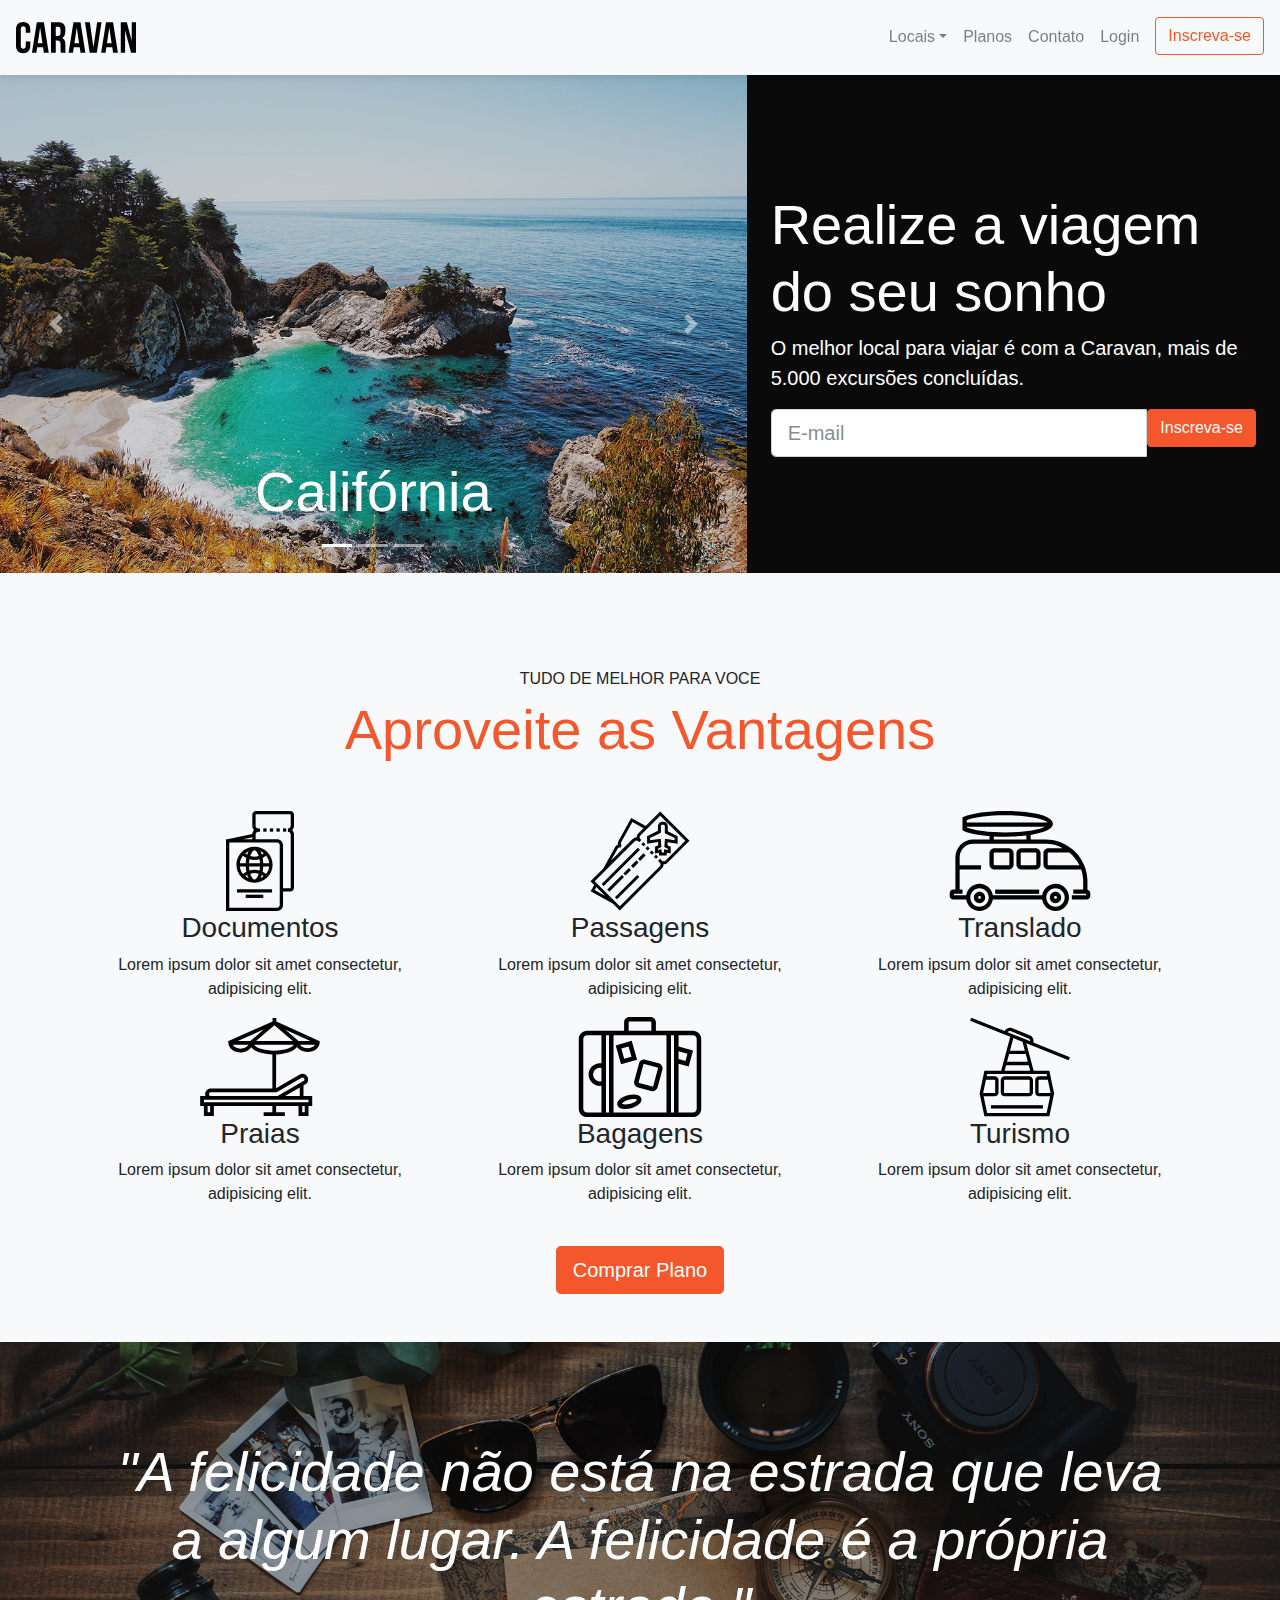
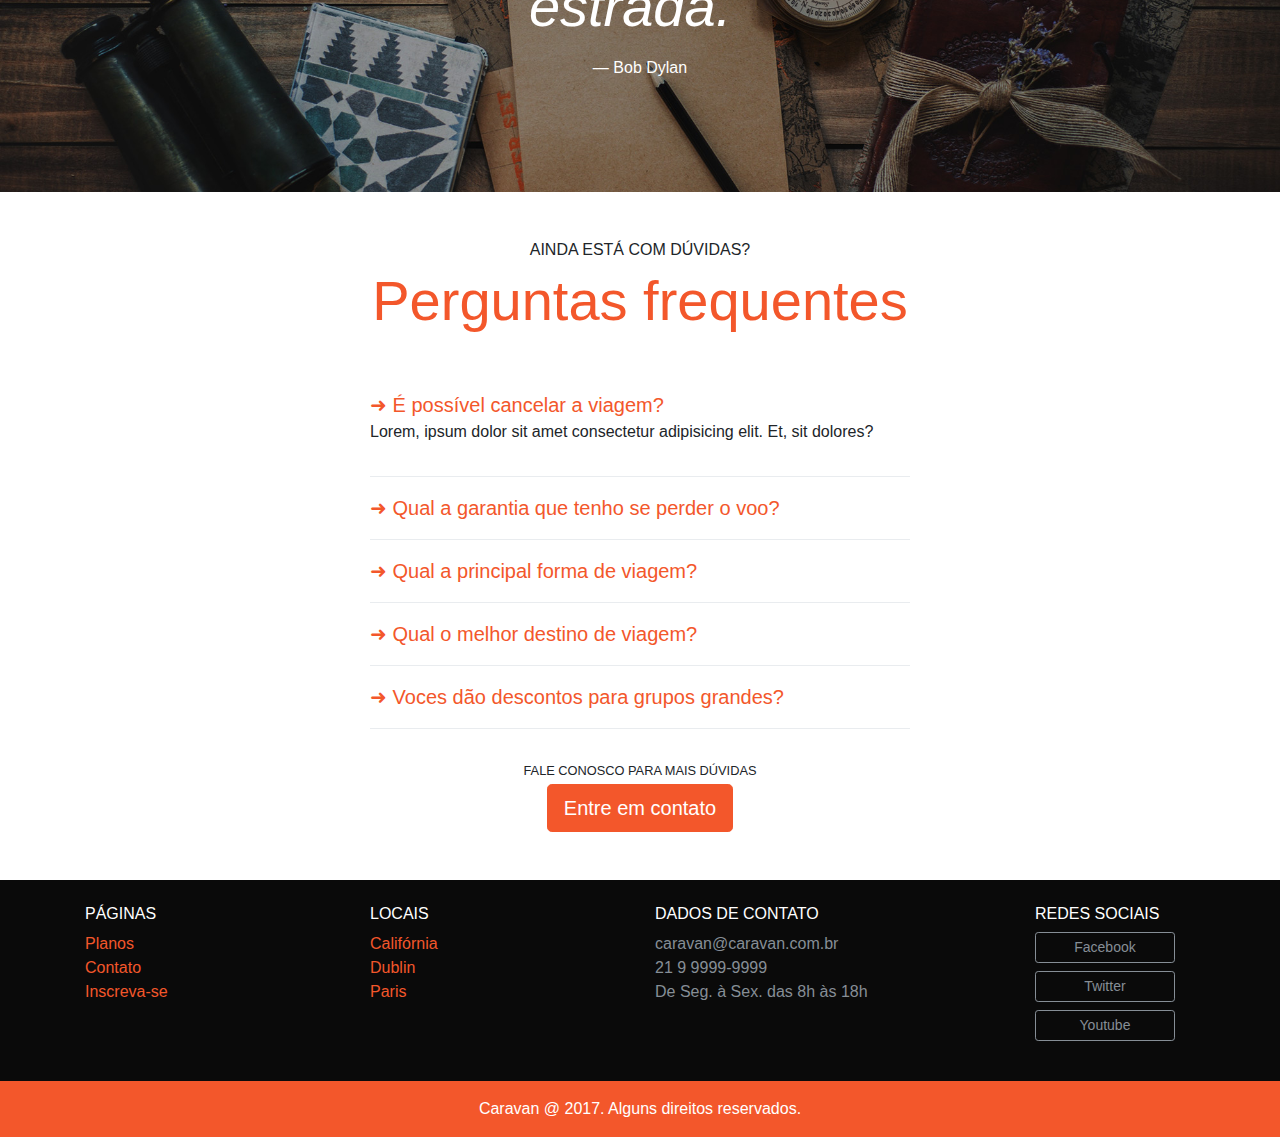
<file: index.html>
<!DOCTYPE html>
<html lang="pt-br">
  <head>
    <meta charset="UTF-8" />
    <meta
      name="viewport"
      content="width=device-width, initial-scale=1.0, shrink-to-fit=no"
    />
    <link rel="stylesheet" href="css/bootstrap.css" />
    <link rel="stylesheet" href="css/style.css" />
    <title>Caravan</title>
  </head>
  <body>

    <!--  Modal  -->
    <div class="modal fade" id="modalLogin" tabindex="-1" role="dialog" aria-labelledby="LoginModalTitulo" aria-hidden="true">
      <div class="modal-dialog" role="document">
        <div class="modal-content">
          <div class="modal-header">
            <h5 class="modal-title" id="LoginModalTitulo">Entre na sua conta</h5>
            <button type="button" class="btn-close" data-dismiss="modal" aria-label="Close">&times;</button>
          </div>
          <div class="modal-body">
            <form>
              <div class="mb-3">
                <label for="loginEmail" class="form-label">E-mail</label>
                <input type="email" class="form-control" id="loginEmail">
              </div>
              <div class="mb-3">
                <label for="loginSenha" class="form-label">Senha</label>
                <input type="password" class="form-control" id="loginSenha">
              </div>
              <button type="submit" class="btn btn-primary">Entrar na Conta</button>
              <small class="form-text text-muted">Esqueceu a senha? <a href="#">Clique aqui.</a></small>
            </form>
          </div>          
        </div>
      </div>
    </div>

    <!-- Fim Modal -->

    <nav
      class="navbar fixed-top navbar-expand-md navbar-light bg-light py-3 box-shadow"
    >
      <a href="index.html" class="navbar-brand">
        <img src="css/img/caravan.svg" alt="Logo Caravan" />
      </a>

      <button
        class="navbar-toggler"
        type="button"
        data-toggle="collapse"
        data-target="#navbarSupportedContent"
        aria-controls="navbarSupportedContent"
        aria-expanded="false"
        aria-label="Abrir Navegação"
      >
        <span class="navbar-toggler-icon"></span>
      </button>

      <div class="collapse navbar-collapse" id="navbarSupportedContent">
        <ul class="navbar-nav ml-auto">
          <li class="nav-item dropdown">
            <a
              href="#"
              class="nav-link dropdown-toggle"
              id="navbarDropdown"
              role="button"
              data-toggle="dropdown"
              aria-haspopup="true"
              aria-expanded="false"
              >Locais</a
            >
            <div class="dropdown-menu" aria-labelledby="navbarDropdown">
              <a href="local.html" class="dropdown-item">Califórnia</a>
              <a href="local.html" class="dropdown-item">Paris</a>
              <a href="local.html" class="dropdown-item">Dublin</a>
            </div>
          </li>
          <li class="nav-item">
            <a href="planos.html" class="nav-link">Planos</a>
          </li>
          <li class="nav-item">
            <a href="contato.html" class="nav-link">Contato</a>
          </li>
          <li class="nav-item">
            <a href="#" class="nav-link" data-toggle="modal" data-target="#modalLogin">Login</a>
          </li>
          <li class="nav-item">
            <a href="inscricao.html" class="btn btn-outline-primary ml-md-2">Inscreva-se</a>
          </li>
        </ul>
      </div>
    </nav>

    <section class="container-fluid">
      <div class="row bg-dark text-white">
        <div class="col-lg-7 p-0">
          <div id="carouselCidades" class="carousel slide" data-ride="carousel">
            <ol class="carousel-indicators">
              <li
                data-target="#carouselCidades"
                data-slide-to="0"
                class="active"
              ></li>
              <li data-target="#carouselCidades" data-slide-to="1"></li>
              <li data-target="#carouselCidades" data-slide-to="2"></li>
            </ol>
            <div class="carousel-inner">
              <div class="carousel-item active">
                <img
                  src="css/img/california.jpg"
                  class="d-block w-100"
                  alt="Califórnia"
                />
                <div class="carousel-caption">
                  <h3 class="display-4">Califórnia</h3>
                </div>
              </div>
              <div class="carousel-item">
                <img
                  src="css/img/dublin.jpg"
                  class="d-block w-100"
                  alt="Dublin"
                />
                <div class="carousel-caption">
                  <h3 class="display-4">Dublin</h3>
                </div>
              </div>
              <div class="carousel-item">
                <img
                  src="css/img/paris.jpg"
                  class="d-block w-100"
                  alt="Paris"
                />
                <div class="carousel-caption">
                  <h3 class="display-4">Paris</h3>
                </div>
              </div>
            </div>
            <a
              class="carousel-control-prev"
              href="#carouselCidades"
              role="button"
              data-slide="prev"
            >
              <span
                class="carousel-control-prev-icon"
                aria-hidden="true"
              ></span>
              <span class="sr-only">Anterior</span>
            </a>
            <a
              class="carousel-control-next"
              href="#carouselCidades"
              role="button"
              data-slide="next"
            >
              <span
                class="carousel-control-next-icon"
                aria-hidden="true"
              ></span>
              <span class="sr-only">Próximo</span>
            </a>
          </div>
        </div>
        <div class="col-lg-5 p-4 align-self-center">
          <h1 class="display-4">Realize a viagem do seu sonho</h1>
          <p class="lead">
            O melhor local para viajar é com a Caravan, mais de 5.000 excursões
            concluídas.
          </p>
          <form action="">
            <div class="input-group input-group-lg">
              <input
                type="text"
                class="form-control"
                placeholder="E-mail"
                aria-label="Email"
              />
              <span class="input-group-append">
                <button class="btn btn-primary" type="button">
                  Inscreva-se
                </button>
              </span>
            </div>
          </form>
        </div>
      </div>
    </section>

    <section class="py-5 bg-light text-center">
      <div class="container">
        <div class="my-5">
          <span class="h6 d-block">TUDO DE MELHOR PARA VOCE</span>
          <h2 class="display-4 text-primary">Aproveite as Vantagens</h2>
        </div>
        <div class="row">
          <div class="col-xl-4 col-md-6">
            <div style="height: 100px;" class="d-flex justify-content-center">
              <img src="css/img/icones/passaporte.svg" alt="Passaporte">
            </div>
            <h3>Documentos</h3>
            <p>Lorem ipsum dolor sit amet consectetur, adipisicing elit. </p>
          </div>
          <div class="col-xl-4 col-md-6">
            <div style="height: 100px;" class="d-flex justify-content-center">
              <img src="css/img/icones/passagens.svg" alt="Passaporte">
              </div>
            <h3>Passagens</h3>
            <p>Lorem ipsum dolor sit amet consectetur, adipisicing elit. </p>
          </div>
          <div class="col-xl-4 col-md-6">
            <div style="height: 100px;" class="d-flex justify-content-center">
            <img src="css/img/icones/translado.svg" alt="Translado">
            </div>
            <h3>Translado</h3>
            <p>Lorem ipsum dolor sit amet consectetur, adipisicing elit. </p>
          </div>
          <div class="col-xl-4 col-md-6">
            <div style="height: 100px;" class="d-flex justify-content-center">
            <img src="css/img/icones/praias.svg" alt="Praias">
            </div>
            <h3>Praias</h3>
            <p>Lorem ipsum dolor sit amet consectetur, adipisicing elit. </p>
          </div>
          <div class="col-xl-4 col-md-6">
            <div style="height: 100px;" class="d-flex justify-content-center">
            <img src="css/img/icones/bagagens.svg" alt="Bagagens">
            </div>
            <h3>Bagagens</h3>
            <p>Lorem ipsum dolor sit amet consectetur, adipisicing elit. </p>
          </div>
          <div class="col-xl-4 col-md-6">
            <div style="height: 100px;" class="d-flex justify-content-center">
            <img src="css/img/icones/turismo.svg" alt="Turismo">
          </div>
            <h3>Turismo</h3>
            <p>Lorem ipsum dolor sit amet consectetur, adipisicing elit. </p>
          </div>          
        </div>        
          <a href="planos.html" class="btn btn-primary btn-lg mt-4">Comprar Plano</a>       
      </div>
      </div>
    </section>

    <section id="home-quote" class="p-md-5">
      <blockquote class="blockquote text-center text-white p-md-5 p-3"><p class="display-4"><em>
        "A felicidade não está na estrada que leva a algum lugar. A felicidade é a própria estrada."</em></p>
        <footer class="blockquote-footer text-white">Bob Dylan</footer>
      </blockquote>
    </section>

    <section class="container">
      <div class="my-5 text-center">
        <span class="h6 d-block">AINDA ESTÁ COM DÚVIDAS?</span>
        <h2 class="display-4 text-primary">Perguntas frequentes</h2>
      </div>
      <div class="row justify-content-center">
        <div class="col-md-6" id="perguntasFrequentes" data-children=".pergunta">
          <div class="pergunta py-2">
            <a href="#pergunta1" data-toggle="collapse" data-parent="#perguntasFrequentes" class="lead" aria-expanded="true" aria-controls="pergunta1">➜ É possível cancelar a viagem?</a>
            <div id="pergunta1" class="collapse show" role="tabpanel">
              <p>Lorem, ipsum dolor sit amet consectetur adipisicing elit. Et, sit dolores?</p>
            </div>
          </div>

          <div class="dropdown-divider"></div>

          <div class="pergunta py-2">
            <a href="#pergunta2" data-toggle="collapse" data-parent="#perguntasFrequentes" class="lead" aria-expanded="true" aria-controls="pergunta2 py-2">➜ Qual a garantia que tenho se perder o voo?</a>
            <div id="pergunta2" class="collapse" role="tabpanel">
              <p>Lorem, ipsum dolor sit amet consectetur adipisicing elit. Et, sit dolores?</p>
            </div>
          </div>

          <div class="dropdown-divider"></div>

          <div class="pergunta py-2">
            <a href="#pergunta3" data-toggle="collapse" data-parent="#perguntasFrequentes" class="lead" aria-expanded="true" aria-controls="pergunta3">➜ Qual a principal forma de viagem?</a>
            <div id="pergunta3" class="collapse" role="tabpanel">
              <p>Lorem, ipsum dolor sit amet consectetur adipisicing elit. Et, sit dolores?</p>
            </div>
          </div>

          <div class="dropdown-divider"></div>

          <div class="pergunta py-2">
            <a href="#pergunta4" data-toggle="collapse" data-parent="#perguntasFrequentes" class="lead" aria-expanded="true" aria-controls="pergunta4">➜ Qual o melhor destino de viagem?</a>
            <div id="pergunta4" class="collapse" role="tabpanel">
              <p>Lorem, ipsum dolor sit amet consectetur adipisicing elit. Et, sit dolores?</p>
            </div>
          </div>

          <div class="dropdown-divider"></div>

          <div class="pergunta py-2">
            <a href="#pergunta5" data-toggle="collapse" data-parent="#perguntasFrequentes" class="lead" aria-expanded="true" aria-controls="pergunta5">➜ Voces dão descontos para grupos grandes?</a>
            <div id="pergunta5" class="collapse" role="tabpanel">
              <p>Lorem, ipsum dolor sit amet consectetur adipisicing elit. Et, sit dolores?</p>
            </div>
          </div>
          <div class="dropdown-divider"></div>
        </div>
      </div>
      <div class="text-center my-4">
        <p class="small m-1">FALE CONOSCO PARA MAIS DÚVIDAS</p>
        <a href="contato.html" class="btn btn-primary btn-lg">Entre em contato</a>
      </div>
    </section>

    <footer class="bg-dark text-white mt-5">
      <div class="container py-4">
        <div class="row">
          <div class="col-md-3 col-6">
            <h4 class="h6">PÁGINAS</h4>
            <ul class="list-unstyled">
              <li>
                <a href="planos.html">Planos</a>
              </li>
              <li>
                <a href="contato.html">Contato</a>
              </li>
              <li>
                <a href="inscricao.html">Inscreva-se</a>
              </li>
            </ul>
          </div>

          <div class="col-md-3 col-6">
            <h4 class="h6">LOCAIS</h4>
            <ul class="list-unstyled">
              <li>
                <a href="local.html">Califórnia</a>
              </li>
              <li>
                <a href="local.html">Dublin</a>
              </li>
              <li>
                <a href="local.html">Paris</a>
              </li>
            </ul>
          </div>

          <div class="col-md-4">
            <h4 class="h6">DADOS DE CONTATO</h4>
            <ul class="list-unstyled text-secondary">
              <li>caravan@caravan.com.br</li>
              <li>21 9 9999-9999</li>
              <li>De Seg. à Sex. das 8h às 18h</li>
            </ul>
          </div>

          <div class="col-md-2">
            <h4 class="h6">REDES SOCIAIS</h4>
            <ul class="list-unstyled">
              <li>
                <a href="#" class="btn btn-sm btn-outline-secondary mb-2 btn-block" style="max-width: 140px;">Facebook</a>
              </li>
              <li>
                <a href="#" class="btn btn-sm btn-outline-secondary mb-2 btn-block" style="max-width: 140px;">Twitter</a>
              </li>
              <li>
                <a href="#" class="btn btn-sm btn-outline-secondary mb-2 btn-block" style="max-width: 140px;">Youtube</a>
              </li>
            </ul>
          </div>
        </div>
      </div>
      <div class="bg-primary text-center py-3">
        <p class="mb-0">Caravan @ 2017. Alguns direitos reservados.</p>
      </div>
    </footer>

    <script type="text/javascript" src="js/jquery-3.2.1.slim.min.js"></script>
    <script type="text/javascript" src="js/popper.min.js"></script>
    <script type="text/javascript" src="js/bootstrap.js"></script>
    <script type="text/javascript" src="js/script.js"></script>
  </body>
</html>
</file>
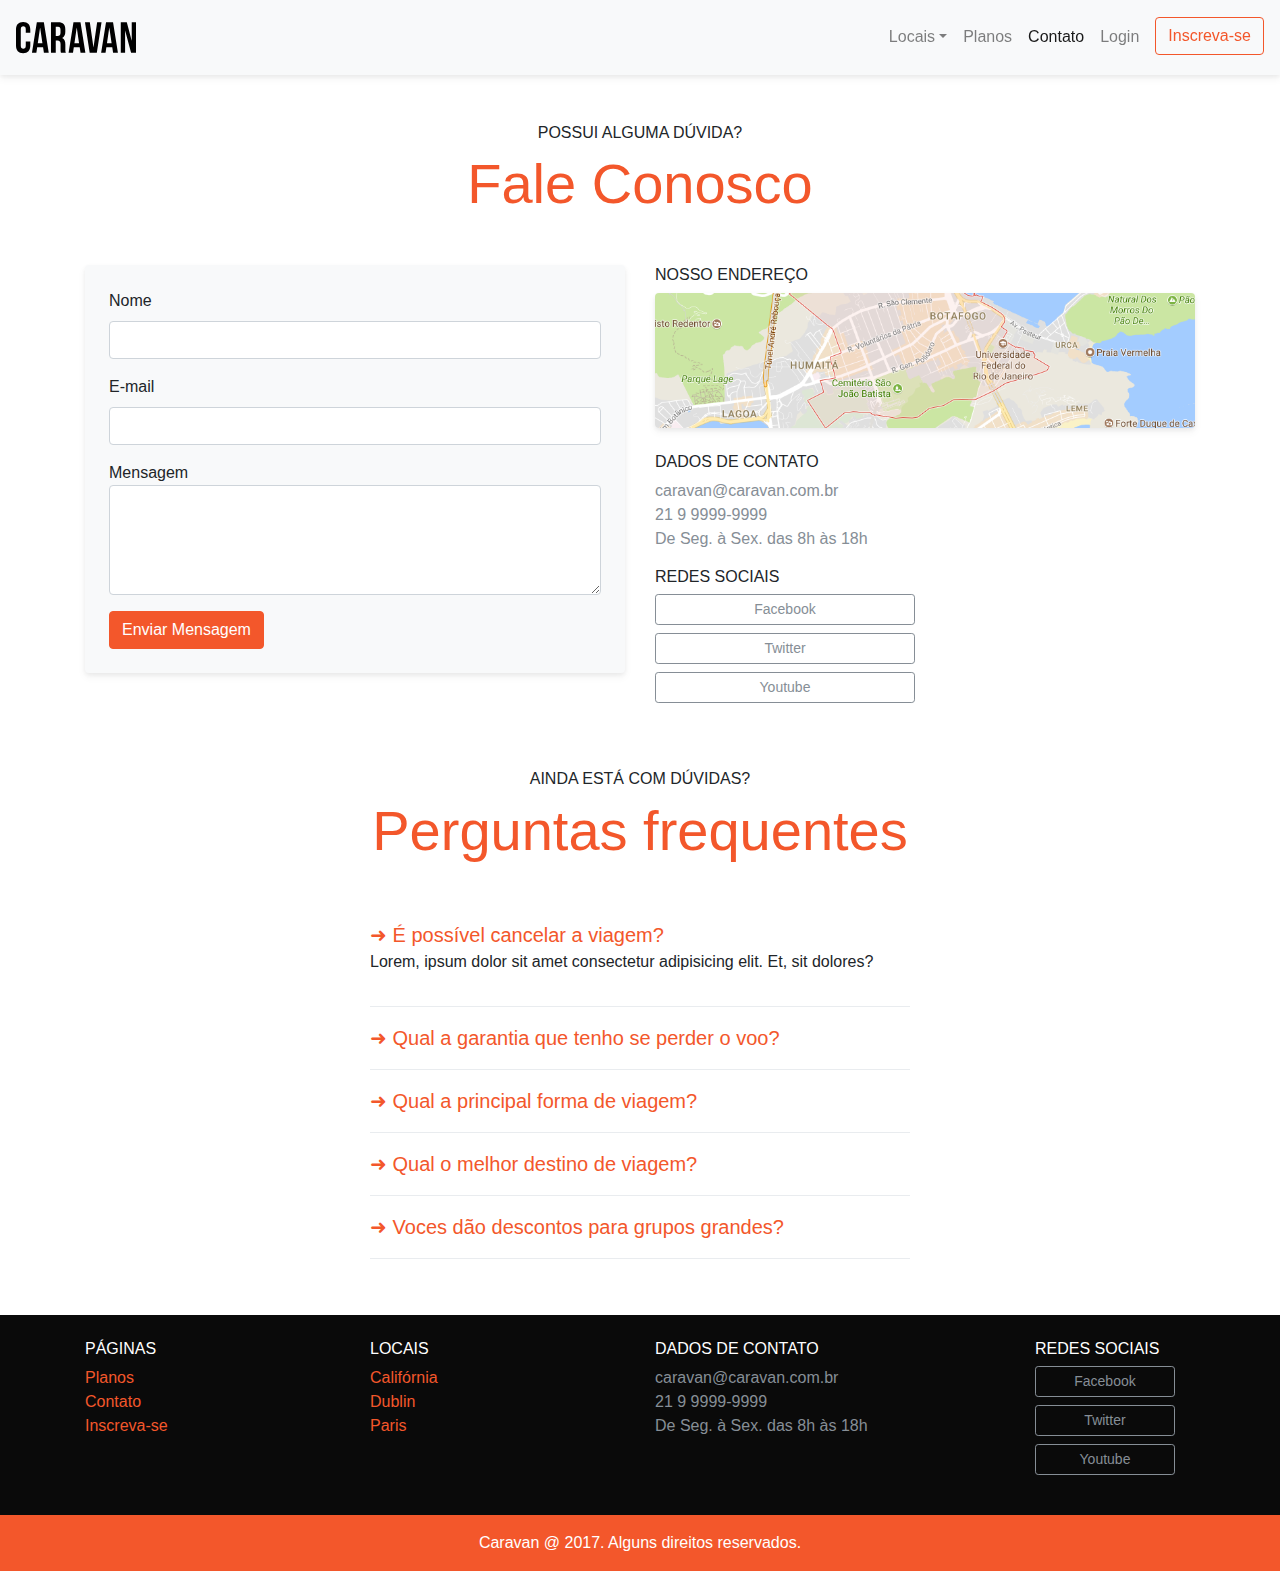
<file: contato.html>
<!DOCTYPE html>
<html lang="pt-br">
  <head>
    <meta charset="UTF-8" />
    <meta
      name="viewport"
      content="width=device-width, initial-scale=1.0, shrink-to-fit=no"
    />
    <link rel="stylesheet" href="css/bootstrap.css" />
    <link rel="stylesheet" href="css/style.css" />
    <title>Caravan - Contato</title>
  </head>
  <body>
    <!--  Modal  -->
    <div
      class="modal fade"
      id="modalLogin"
      tabindex="-1"
      role="dialog"
      aria-labelledby="LoginModalTitulo"
      aria-hidden="true"
    >
      <div class="modal-dialog" role="document">
        <div class="modal-content">
          <div class="modal-header">
            <h5 class="modal-title" id="LoginModalTitulo">
              Entre na sua conta
            </h5>
            <button
              type="button"
              class="btn-close"
              data-dismiss="modal"
              aria-label="Close"
            >
              &times;
            </button>
          </div>
          <div class="modal-body">
            <form>
              <div class="mb-3">
                <label for="loginEmail" class="form-label">E-mail</label>
                <input type="email" class="form-control" id="loginEmail" />
              </div>
              <div class="mb-3">
                <label for="loginSenha" class="form-label">Senha</label>
                <input type="password" class="form-control" id="loginSenha" />
              </div>
              <button type="submit" class="btn btn-primary">
                Entrar na Conta
              </button>
              <small class="form-text text-muted"
                >Esqueceu a senha? <a href="#">Clique aqui.</a></small
              >
            </form>
          </div>
        </div>
      </div>
    </div>

    <!-- Fim Modal -->

    <nav
      class="navbar fixed-top navbar-expand-md navbar-light bg-light py-3 box-shadow"
    >
      <a href="index.html" class="navbar-brand">
        <img src="css/img/caravan.svg" alt="Logo Caravan" />
      </a>

      <button
        class="navbar-toggler"
        type="button"
        data-toggle="collapse"
        data-target="#navbarSupportedContent"
        aria-controls="navbarSupportedContent"
        aria-expanded="false"
        aria-label="Abrir Navegação"
      >
        <span class="navbar-toggler-icon"></span>
      </button>

      <div class="collapse navbar-collapse" id="navbarSupportedContent">
        <ul class="navbar-nav ml-auto">
          <li class="nav-item dropdown">
            <a
              href="#"
              class="nav-link dropdown-toggle"
              id="navbarDropdown"
              role="button"
              data-toggle="dropdown"
              aria-haspopup="true"
              aria-expanded="false"
              >Locais</a
            >
            <div class="dropdown-menu" aria-labelledby="navbarDropdown">
              <a href="local.html" class="dropdown-item">Califórnia</a>
              <a href="local.html" class="dropdown-item">Paris</a>
              <a href="local.html" class="dropdown-item">Dublin</a>
            </div>
          </li>
          <li class="nav-item">
            <a href="planos.html" class="nav-link">Planos</a>
          </li>
          <li class="nav-item active">
            <a href="contato.html" class="nav-link">Contato</a>
          </li>
          <li class="nav-item">
            <a
              href="#"
              class="nav-link"
              data-toggle="modal"
              data-target="#modalLogin"
              >Login</a
            >
          </li>
          <li class="nav-item">
            <a href="inscricao.html" class="btn btn-outline-primary ml-md-2"
              >Inscreva-se</a
            >
          </li>
        </ul>
      </div>
    </nav>

    <section class="container">
      <div class="my-5 text-center">
        <span class="h6 d-block">POSSUI ALGUMA DÚVIDA?</span>
        <h1 class="display-4 text-primary">Fale Conosco</h1>
      </div>
      <div class="row">
        <div class="col-lg mb-5">
          <form class="bg-light rounded p-4 box-shadow" action="">
            <div class="mb-3">
              <label for="clienteNome" class="form-label">Nome</label>
              <input type="text" class="form-control" id="clienteNome" />
            </div>
            <div class="mb-3">
              <label for="clienteEmail" class="form-label">E-mail</label>
              <input type="email" class="form-control" id="clienteEmail" />
            </div>
            <div class="form-group">
              Mensagem
              <label for="clienteMensagem"></label>
              <textarea
                id="clienteMensagem"
                class="form-control"
                rows="4"
              ></textarea>
            </div>
            <button type="submit" class="btn btn-primary">
              Enviar Mensagem
            </button>
          </form>
        </div>
        <div class="col-lg">
          <h2 class="h6">NOSSO ENDEREÇO</h2>
          <a href="#"
            ><img
              class="img-fluid box-shadow rounded mb-4"
              src="css/img/mapa.png"
              alt="Endereço da Empresa"
          /></a>
          <h2 class="h6">DADOS DE CONTATO</h2>
          <ul class="list-unstyled text-secondary">
            <li>caravan@caravan.com.br</li>
            <li>21 9 9999-9999</li>
            <li>De Seg. à Sex. das 8h às 18h</li>
          </ul>

          <h2 class="h6">REDES SOCIAIS</h2>
          <ul class="list-unstyled" style="max-width: 260px">
            <li>
              <a
                href="#"
                class="btn btn-sm btn-outline-secondary mb-2 btn-block"
                >Facebook</a
              >
            </li>
            <li>
              <a
                href="#"
                class="btn btn-sm btn-outline-secondary mb-2 btn-block"
                >Twitter</a
              >
            </li>
            <li>
              <a
                href="#"
                class="btn btn-sm btn-outline-secondary mb-2 btn-block"
                >Youtube</a
              >
            </li>
          </ul>
        </div>
      </div>
    </section>

    <section class="container">
      <div class="my-5 text-center">
        <span class="h6 d-block">AINDA ESTÁ COM DÚVIDAS?</span>
        <h2 class="display-4 text-primary">Perguntas frequentes</h2>
      </div>
      <div class="row justify-content-center">
        <div
          class="col-md-6"
          id="perguntasFrequentes"
          data-children=".pergunta"
        >
          <div class="pergunta py-2">
            <a
              href="#pergunta1"
              data-toggle="collapse"
              data-parent="#perguntasFrequentes"
              class="lead"
              aria-expanded="true"
              aria-controls="pergunta1"
              >➜ É possível cancelar a viagem?</a
            >
            <div id="pergunta1" class="collapse show" role="tabpanel">
              <p>
                Lorem, ipsum dolor sit amet consectetur adipisicing elit. Et,
                sit dolores?
              </p>
            </div>
          </div>

          <div class="dropdown-divider"></div>

          <div class="pergunta py-2">
            <a
              href="#pergunta2"
              data-toggle="collapse"
              data-parent="#perguntasFrequentes"
              class="lead"
              aria-expanded="true"
              aria-controls="pergunta2 py-2"
              >➜ Qual a garantia que tenho se perder o voo?</a
            >
            <div id="pergunta2" class="collapse" role="tabpanel">
              <p>
                Lorem, ipsum dolor sit amet consectetur adipisicing elit. Et,
                sit dolores?
              </p>
            </div>
          </div>

          <div class="dropdown-divider"></div>

          <div class="pergunta py-2">
            <a
              href="#pergunta3"
              data-toggle="collapse"
              data-parent="#perguntasFrequentes"
              class="lead"
              aria-expanded="true"
              aria-controls="pergunta3"
              >➜ Qual a principal forma de viagem?</a
            >
            <div id="pergunta3" class="collapse" role="tabpanel">
              <p>
                Lorem, ipsum dolor sit amet consectetur adipisicing elit. Et,
                sit dolores?
              </p>
            </div>
          </div>

          <div class="dropdown-divider"></div>

          <div class="pergunta py-2">
            <a
              href="#pergunta4"
              data-toggle="collapse"
              data-parent="#perguntasFrequentes"
              class="lead"
              aria-expanded="true"
              aria-controls="pergunta4"
              >➜ Qual o melhor destino de viagem?</a
            >
            <div id="pergunta4" class="collapse" role="tabpanel">
              <p>
                Lorem, ipsum dolor sit amet consectetur adipisicing elit. Et,
                sit dolores?
              </p>
            </div>
          </div>

          <div class="dropdown-divider"></div>

          <div class="pergunta py-2">
            <a
              href="#pergunta5"
              data-toggle="collapse"
              data-parent="#perguntasFrequentes"
              class="lead"
              aria-expanded="true"
              aria-controls="pergunta5"
              >➜ Voces dão descontos para grupos grandes?</a
            >
            <div id="pergunta5" class="collapse" role="tabpanel">
              <p>
                Lorem, ipsum dolor sit amet consectetur adipisicing elit. Et,
                sit dolores?
              </p>
            </div>
          </div>
          <div class="dropdown-divider"></div>
        </div>
      </div>
    </section>

    <footer class="bg-dark text-white mt-5">
      <div class="container py-4">
        <div class="row">
          <div class="col-md-3 col-6">
            <h4 class="h6">PÁGINAS</h4>
            <ul class="list-unstyled">
              <li>
                <a href="planos.html">Planos</a>
              </li>
              <li>
                <a href="contato.html">Contato</a>
              </li>
              <li>
                <a href="inscricao.html">Inscreva-se</a>
              </li>
            </ul>
          </div>

          <div class="col-md-3 col-6">
            <h4 class="h6">LOCAIS</h4>
            <ul class="list-unstyled">
              <li>
                <a href="local.html">Califórnia</a>
              </li>
              <li>
                <a href="local.html">Dublin</a>
              </li>
              <li>
                <a href="local.html">Paris</a>
              </li>
            </ul>
          </div>

          <div class="col-md-4">
            <h4 class="h6">DADOS DE CONTATO</h4>
            <ul class="list-unstyled text-secondary">
              <li>caravan@caravan.com.br</li>
              <li>21 9 9999-9999</li>
              <li>De Seg. à Sex. das 8h às 18h</li>
            </ul>
          </div>

          <div class="col-md-2">
            <h4 class="h6">REDES SOCIAIS</h4>
            <ul class="list-unstyled">
              <li>
                <a
                  href="#"
                  class="btn btn-sm btn-outline-secondary mb-2 btn-block"
                  style="max-width: 140px"
                  >Facebook</a
                >
              </li>
              <li>
                <a
                  href="#"
                  class="btn btn-sm btn-outline-secondary mb-2 btn-block"
                  style="max-width: 140px"
                  >Twitter</a
                >
              </li>
              <li>
                <a
                  href="#"
                  class="btn btn-sm btn-outline-secondary mb-2 btn-block"
                  style="max-width: 140px"
                  >Youtube</a
                >
              </li>
            </ul>
          </div>
        </div>
      </div>
      <div class="bg-primary text-center py-3">
        <p class="mb-0">Caravan @ 2017. Alguns direitos reservados.</p>
      </div>
    </footer>

    <script type="text/javascript" src="js/jquery-3.2.1.slim.min.js"></script>
    <script type="text/javascript" src="js/popper.min.js"></script>
    <script type="text/javascript" src="js/bootstrap.js"></script>
    <script type="text/javascript" src="js/script.js"></script>
  </body>
</html>
</file>
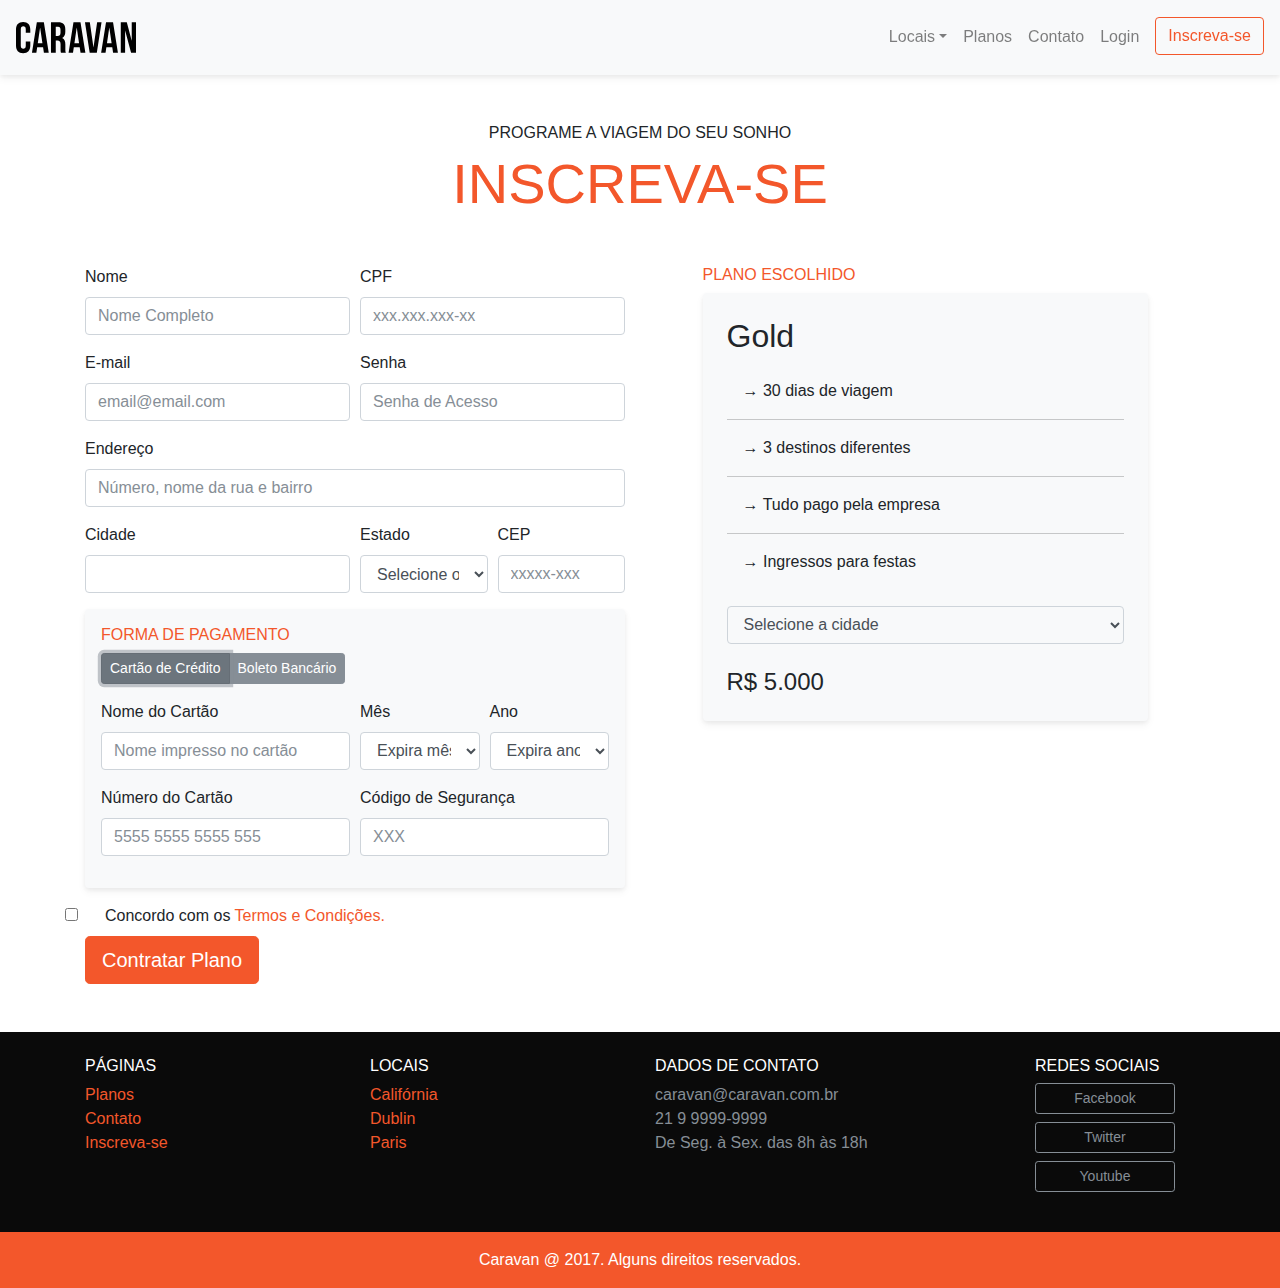
<file: inscricao.html>
<!DOCTYPE html>
<html lang="pt-br">
  <head>
    <meta charset="UTF-8" />
    <meta
      name="viewport"
      content="width=device-width, initial-scale=1.0, shrink-to-fit=no"
    />
    <link rel="stylesheet" href="css/bootstrap.css" />
    <link rel="stylesheet" href="css/style.css" />
    <title>Caravan - Inscrição</title>
  </head>
  <body>
    <!--  Modal  -->
    <div
      class="modal fade"
      id="modalLogin"
      tabindex="-1"
      role="dialog"
      aria-labelledby="LoginModalTitulo"
      aria-hidden="true"
    >
      <div class="modal-dialog" role="document">
        <div class="modal-content">
          <div class="modal-header">
            <h5 class="modal-title" id="LoginModalTitulo">
              Entre na sua conta
            </h5>
            <button
              type="button"
              class="btn-close"
              data-dismiss="modal"
              aria-label="Close"
            >
              &times;
            </button>
          </div>
          <div class="modal-body">
            <form>
              <div class="mb-3">
                <label for="loginEmail" class="form-label">E-mail</label>
                <input type="email" class="form-control" id="loginEmail" />
              </div>
              <div class="mb-3">
                <label for="loginSenha" class="form-label">Senha</label>
                <input type="password" class="form-control" id="loginSenha" />
              </div>
              <button type="submit" class="btn btn-primary">
                Entrar na Conta
              </button>
              <small class="form-text text-muted"
                >Esqueceu a senha? <a href="#">Clique aqui.</a></small
              >
            </form>
          </div>
        </div>
      </div>
    </div>

    <!-- Fim Modal -->

    <nav
      class="navbar fixed-top navbar-expand-md navbar-light bg-light py-3 box-shadow"
    >
      <a href="index.html" class="navbar-brand">
        <img src="css/img/caravan.svg" alt="Logo Caravan" />
      </a>

      <button
        class="navbar-toggler"
        type="button"
        data-toggle="collapse"
        data-target="#navbarSupportedContent"
        aria-controls="navbarSupportedContent"
        aria-expanded="false"
        aria-label="Abrir Navegação"
      >
        <span class="navbar-toggler-icon"></span>
      </button>

      <div class="collapse navbar-collapse" id="navbarSupportedContent">
        <ul class="navbar-nav ml-auto">
          <li class="nav-item dropdown">
            <a
              href="#"
              class="nav-link dropdown-toggle"
              id="navbarDropdown"
              role="button"
              data-toggle="dropdown"
              aria-haspopup="true"
              aria-expanded="false"
              >Locais</a
            >
            <div class="dropdown-menu" aria-labelledby="navbarDropdown">
              <a href="local.html" class="dropdown-item">Califórnia</a>
              <a href="local.html" class="dropdown-item">Paris</a>
              <a href="local.html" class="dropdown-item">Dublin</a>
            </div>
          </li>
          <li class="nav-item">
            <a href="planos.html" class="nav-link">Planos</a>
          </li>
          <li class="nav-item">
            <a href="contato.html" class="nav-link">Contato</a>
          </li>
          <li class="nav-item">
            <a
              href="#"
              class="nav-link"
              data-toggle="modal"
              data-target="#modalLogin"
              >Login</a
            >
          </li>
          <li class="nav-item active">
            <a href="inscricao.html" class="btn btn-outline-primary ml-md-2"
              >Inscreva-se</a
            >
          </li>
        </ul>
      </div>
    </nav>

    <section class="container">
      <div class="my-5 text-center">
        <span class="h6 d-block">PROGRAME A VIAGEM DO SEU SONHO</span>
        <h1 class="display-4 text-primary">INSCREVA-SE</h1>
      </div>
      <div class="row">
        <form class="col-lg-6" action="">
          <div class="form-row">
            <div class="form-group col-md-6">
              <label for="inputNome">Nome</label>
              <input
                type="text"
                class="form-control"
                id="inputNome"
                placeholder="Nome Completo"
              />
            </div>
            <div class="form-group col-md-6">
              <label for="inputCpf">CPF</label>
              <input
                type="text"
                class="form-control"
                id="inputCpf"
                placeholder="xxx.xxx.xxx-xx"
              />
            </div>
            <div class="form-group col-md-6">
              <label for="inputEmail">E-mail</label>
              <input
                type="email"
                class="form-control"
                id="inputEmail"
                placeholder="email@email.com"
              />
            </div>
            <div class="form-group col-md-6">
              <label for="inputSenha">Senha</label>
              <input
                type="password"
                class="form-control"
                id="inputSenha"
                placeholder="Senha de Acesso"
              />
            </div>
            <div class="form-group col-12">
              <label for="inputEndereco">Endereço</label>
              <input
                type="text"
                class="form-control"
                id="inputEndereco"
                placeholder="Número, nome da rua e bairro"
              />
            </div>
            <div class="form-group col-md-6">
              <label for="inputCidade">Cidade</label>
              <input type="text" class="form-control" id="inputCidade" />
            </div>
            <div class="form-group col-md-3 col-6">
              <label for="inputEstado">Estado</label>
              <select class="form-control" id="inputEstado">
                <option value="">Selecione o Estado</option>
                <option value="">Rio de Janeiro</option>
                <option value="">São Paulo</option>
                <option value="">Paraná</option>
                <option value="">Ceará</option>
                <option value="">Acre</option>
              </select>
            </div>
            <div class="form-group col-md-3 col-6">
              <label for="inputCep">CEP</label>
              <input
                type="text"
                class="form-control"
                id="inputCep"
                placeholder="xxxxx-xxx"
              />
            </div>
          </div>
          <div class="bg-light rounded box-shadow p-3 form-group">
            <h2 class="h6 text-primary">FORMA DE PAGAMENTO</h2>
            <nav class="nav btn-group mb-3" id="formaPagamento" role="tablist">
              <button
                type="button"
                class="btn btn-secondary active btn-sm"
                id="nav-cartao-tab"
                data-toggle="tab"
                href="#nav-cartao"
                role="tab"
                aria-controls="nav-cartao"
                aria-selected="true"
              >
                Cartão de Crédito
              </button>
              <button
                type="button"
                class="btn btn-secondary btn-sm"
                id="nav-boleto-tab"
                data-toggle="tab"
                href="#nav-boleto"
                role="tab"
                aria-controls="nav-boleto"
                aria-selected="false"
              >
                Boleto Bancário
              </button>
            </nav>
            <div class="tab-content" id="formaPagamentoConteudo">
              <div
                class="tab-pane fade show active"
                id="nav-cartao"
                role="tabpanel"
                aria-labelledby="nav-cartao-tab"
              >
                <div class="form-row">
                  <div class="form-group col-md-6">
                    <label for="inputNomeCartao">Nome do Cartão</label>
                    <input
                      type="text"
                      class="form-control"
                      id="inputNomeCartao"
                      placeholder="Nome impresso no cartão"
                    />
                  </div>
                  <div class="form-group col-md-3 col-6">
                    <label for="inputMes">Mês</label>
                    <select class="form-control" id="inputMes">
                      <option value="">Expira mês...</option>
                      <option value="">01</option>
                      <option value="">02</option>
                      <option value="">03</option>
                      <option value="">04</option>
                      <option value="">05</option>
                    </select>
                  </div>
                  <div class="form-group col-md-3 col-6">
                    <label for="inputAno">Ano</label>
                    <select class="form-control" id="inputAno">
                      <option value="">Expira ano...</option>
                      <option value="">2017</option>
                      <option value="">2018</option>
                      <option value="">2019</option>
                      <option value="">2020</option>
                      <option value="">2021</option>
                    </select>
                  </div>
                  <div class="form-group col-md-6">
                    <label for="inputNumeroCartao">Número do Cartão</label>
                    <input
                      type="text"
                      class="form-control"
                      id="inputNumeroCartao"
                      placeholder="5555 5555 5555 555"
                    />
                  </div>
                  <div class="form-group col-md-6">
                    <label for="inputCodCartao">Código de Segurança</label>
                    <input
                      type="text"
                      class="form-control"
                      id="inputCodCartao"
                      placeholder="XXX"
                    />
                  </div>
                </div>
              </div>
              <div
                class="tab-pane fade"
                id="nav-boleto"
                role="tabpanel"
                aria-labelledby="nav-boleto-tab"
              >
                <p class="lead">
                  Clique em contratar plano que enviaremos um boleto para o seu
                  e-mail.
                </p>
              </div>
            </div>
          </div>
          <div class="mb-2 form-check">
            <input
              type="checkbox"
              class="form-check-input"
              id="exampleCheck1"
            />
            <label class="form-check-label" for="exampleCheck1"
              >Concordo com os <a href="#">Termos e Condições.</a></label
            >
          </div>
          <button type="submit" class="btn btn-primary btn-lg">
            Contratar Plano
          </button>
        </form>
        <div class="col-lg-5 mx-auto order-first order-lg-1 mb-5">
          <h2 class="h6 text-primary">PLANO ESCOLHIDO</h2>
          <div class="bg-light rounded p-4 box-shadow">
            <h2>Gold</h2>
            <ul class="lista-plano list-unstyled">
              <li>→ 30 dias de viagem</li>
              <li>→ 3 destinos diferentes</li>
              <li>→ Tudo pago pela empresa</li>
              <li>→ Ingressos para festas</li>
            </ul>
            <form action="">
              <div class="form-group">
                <select class="form-control bg-light" id="inputCidades">
                  <option value="">Selecione a cidade</option>
                  <option value="">Califórnia</option>
                  <option value="">Paris</option>
                  <option value="">Dublin</option>
                </select>
              </div>
            </form>
            <div class="row mt-4">
              <div class="col">
                <span class="h4">R$ 5.000</span>
              </div>
            </div>
          </div>
        </div>
      </div>
    </section>

    <footer class="bg-dark text-white mt-5">
      <div class="container py-4">
        <div class="row">
          <div class="col-md-3 col-6">
            <h4 class="h6">PÁGINAS</h4>
            <ul class="list-unstyled">
              <li>
                <a href="planos.html">Planos</a>
              </li>
              <li>
                <a href="contato.html">Contato</a>
              </li>
              <li>
                <a href="inscricao.html">Inscreva-se</a>
              </li>
            </ul>
          </div>

          <div class="col-md-3 col-6">
            <h4 class="h6">LOCAIS</h4>
            <ul class="list-unstyled">
              <li>
                <a href="local.html">Califórnia</a>
              </li>
              <li>
                <a href="local.html">Dublin</a>
              </li>
              <li>
                <a href="local.html">Paris</a>
              </li>
            </ul>
          </div>

          <div class="col-md-4">
            <h4 class="h6">DADOS DE CONTATO</h4>
            <ul class="list-unstyled text-secondary">
              <li>caravan@caravan.com.br</li>
              <li>21 9 9999-9999</li>
              <li>De Seg. à Sex. das 8h às 18h</li>
            </ul>
          </div>

          <div class="col-md-2">
            <h4 class="h6">REDES SOCIAIS</h4>
            <ul class="list-unstyled">
              <li>
                <a
                  href="#"
                  class="btn btn-sm btn-outline-secondary mb-2 btn-block"
                  style="max-width: 140px"
                  >Facebook</a
                >
              </li>
              <li>
                <a
                  href="#"
                  class="btn btn-sm btn-outline-secondary mb-2 btn-block"
                  style="max-width: 140px"
                  >Twitter</a
                >
              </li>
              <li>
                <a
                  href="#"
                  class="btn btn-sm btn-outline-secondary mb-2 btn-block"
                  style="max-width: 140px"
                  >Youtube</a
                >
              </li>
            </ul>
          </div>
        </div>
      </div>
      <div class="bg-primary text-center py-3">
        <p class="mb-0">Caravan @ 2017. Alguns direitos reservados.</p>
      </div>
    </footer>

    <script type="text/javascript" src="js/jquery-3.2.1.slim.min.js"></script>
    <script type="text/javascript" src="js/popper.min.js"></script>
    <script type="text/javascript" src="js/bootstrap.js"></script>
    <script type="text/javascript" src="js/script.js"></script>
  </body>
</html>
</file>
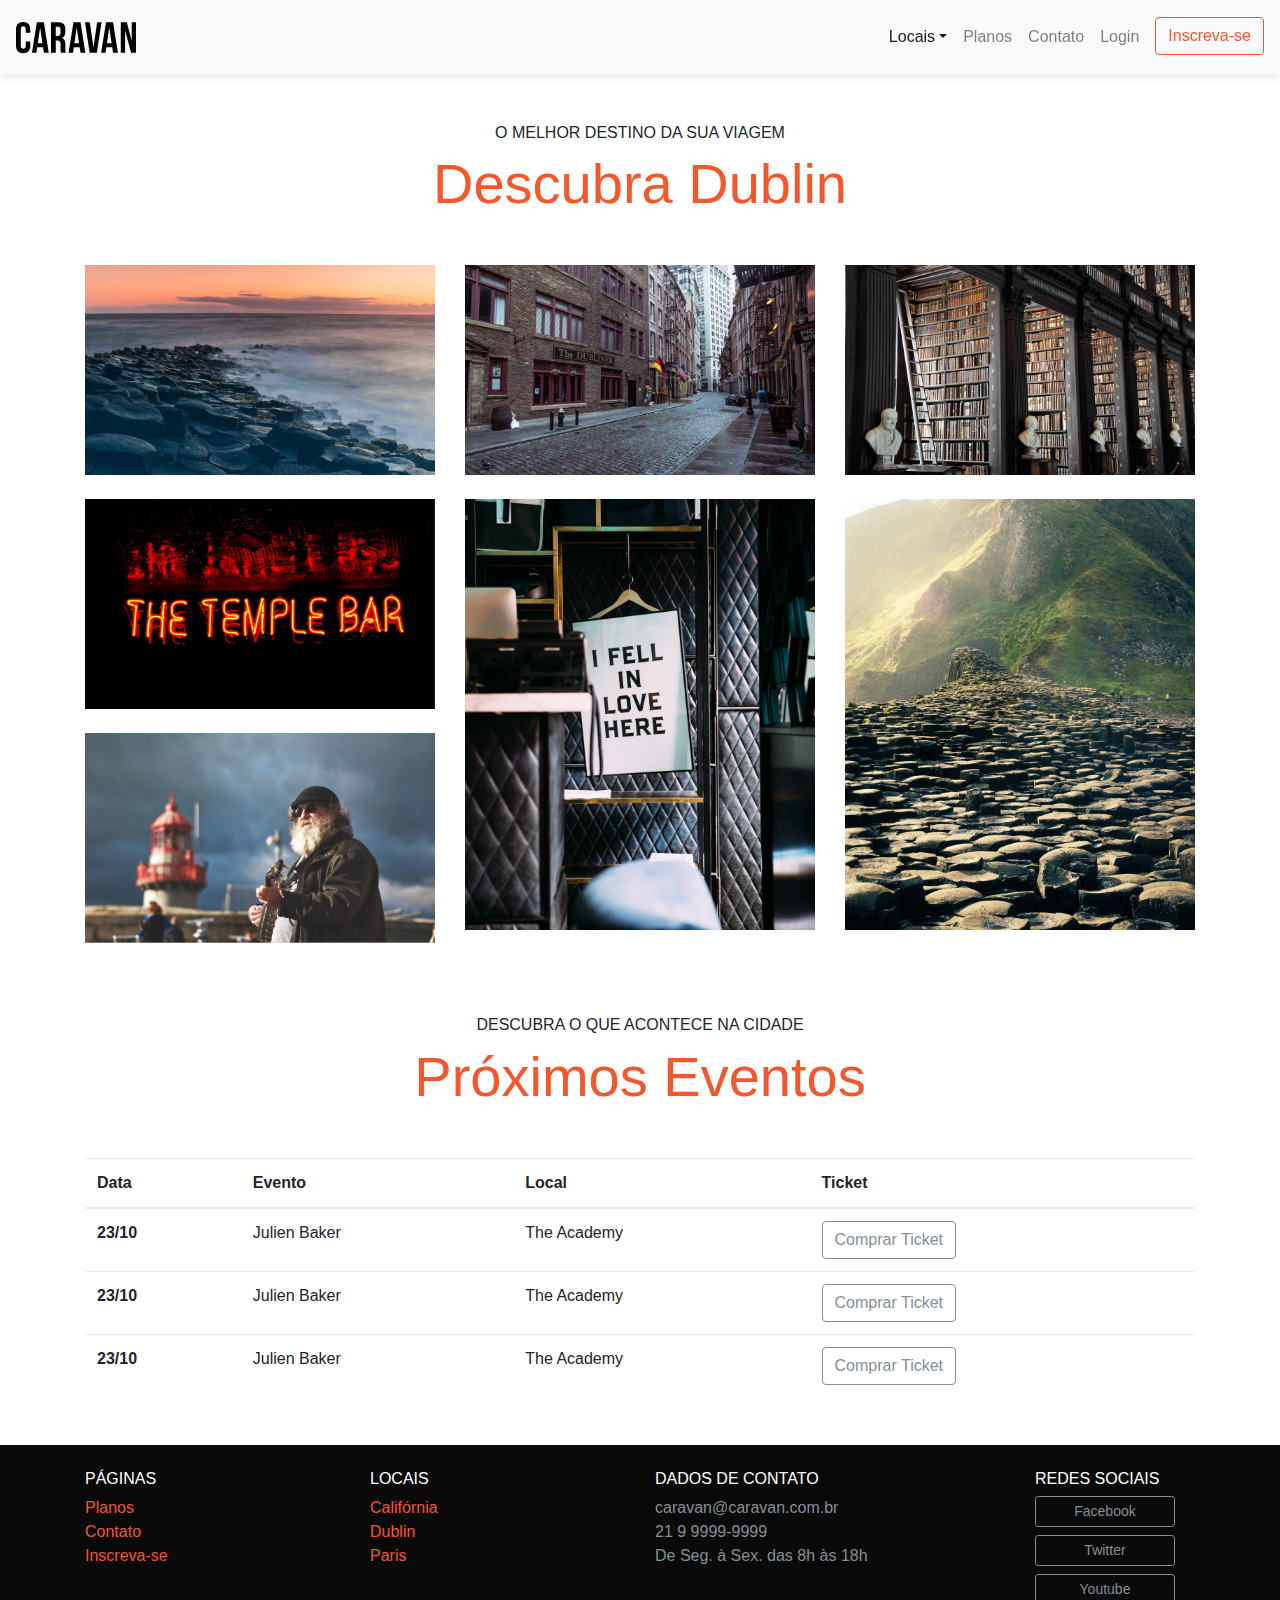
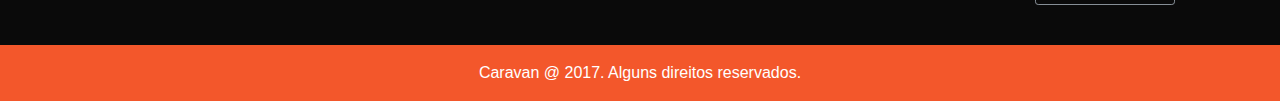
<file: local.html>
<!DOCTYPE html>
<html lang="pt-br">
  <head>
    <meta charset="UTF-8" />
    <meta
      name="viewport"
      content="width=device-width, initial-scale=1.0, shrink-to-fit=no"
    />
    <link rel="stylesheet" href="css/bootstrap.css" />
    <link rel="stylesheet" href="css/style.css" />
    <title>Caravan - Local</title>
  </head>
  <body>
    <!--  Modal  -->
    <div
      class="modal fade"
      id="modalLogin"
      tabindex="-1"
      role="dialog"
      aria-labelledby="LoginModalTitulo"
      aria-hidden="true"
    >
      <div class="modal-dialog" role="document">
        <div class="modal-content">
          <div class="modal-header">
            <h5 class="modal-title" id="LoginModalTitulo">
              Entre na sua conta
            </h5>
            <button
              type="button"
              class="btn-close"
              data-dismiss="modal"
              aria-label="Close"
            >
              &times;
            </button>
          </div>
          <div class="modal-body">
            <form>
              <div class="mb-3">
                <label for="loginEmail" class="form-label">E-mail</label>
                <input type="email" class="form-control" id="loginEmail" />
              </div>
              <div class="mb-3">
                <label for="loginSenha" class="form-label">Senha</label>
                <input type="password" class="form-control" id="loginSenha" />
              </div>
              <button type="submit" class="btn btn-primary">
                Entrar na Conta
              </button>
              <small class="form-text text-muted"
                >Esqueceu a senha? <a href="#">Clique aqui.</a></small
              >
            </form>
          </div>
        </div>
      </div>
    </div>

    <!-- Fim Modal -->

    <nav
      class="navbar fixed-top navbar-expand-md navbar-light bg-light py-3 box-shadow"
    >
      <a href="index.html" class="navbar-brand">
        <img src="css/img/caravan.svg" alt="Logo Caravan" />
      </a>

      <button
        class="navbar-toggler"
        type="button"
        data-toggle="collapse"
        data-target="#navbarSupportedContent"
        aria-controls="navbarSupportedContent"
        aria-expanded="false"
        aria-label="Abrir Navegação"
      >
        <span class="navbar-toggler-icon"></span>
      </button>

      <div class="collapse navbar-collapse" id="navbarSupportedContent">
        <ul class="navbar-nav ml-auto">
          <li class="nav-item dropdown">
            <a
              href="#"
              class="nav-link dropdown-toggle active"
              id="navbarDropdown"
              role="button"
              data-toggle="dropdown"
              aria-haspopup="true"
              aria-expanded="false"
              >Locais</a
            >
            <div class="dropdown-menu" aria-labelledby="navbarDropdown">
              <a href="local.html" class="dropdown-item">Califórnia</a>
              <a href="local.html" class="dropdown-item">Paris</a>
              <a href="local.html" class="dropdown-item">Dublin</a>
            </div>
          </li>
          <li class="nav-item">
            <a href="planos.html" class="nav-link">Planos</a>
          </li>
          <li class="nav-item">
            <a href="contato.html" class="nav-link">Contato</a>
          </li>
          <li class="nav-item">
            <a
              href="#"
              class="nav-link"
              data-toggle="modal"
              data-target="#modalLogin"
              >Login</a
            >
          </li>
          <li class="nav-item">
            <a href="inscricao.html" class="btn btn-outline-primary ml-md-2"
              >Inscreva-se</a
            >
          </li>
        </ul>
      </div>
    </nav>

    <section class="container">
      <div class="text-center my-5">
        <span class="h6 d-block">O MELHOR DESTINO DA SUA VIAGEM</span>
        <h1 class="display-4 text-primary">Descubra Dublin</h1>
      </div>
      <div class="row">
        <div class="col-md">
          <img
            class="img-fluid mb-4"
            src="css/img/local/foto-1.jpg"
            alt="Foto 1"
          />
          <img
            class="img-fluid mb-4"
            src="css/img/local/foto-2.jpg"
            alt="Foto 2"
          />
          <img
            class="img-fluid mb-4"
            src="css/img/local/foto-3.jpg"
            alt="Foto 3"
          />
        </div>
        <div class="col-md">
          <img
            class="img-fluid mb-4"
            src="css/img/local/foto-4.jpg"
            alt="Foto 4"
          />
          <img
            class="img-fluid mb-4"
            src="css/img/local/foto-5.jpg"
            alt="Foto 5"
          />
        </div>
        <div class="col-md">
          <img
            class="img-fluid mb-4"
            src="css/img/local/foto-6.jpg"
            alt="Foto 6"
          />
          <img
            class="img-fluid mb-4"
            src="css/img/local/foto-7.jpg"
            alt="Foto 7"
          />
        </div>
      </div>
    </section>

    <section class="container">
      <div class="text-center my-5">
        <span class="h6 d-block">DESCUBRA O QUE ACONTECE NA CIDADE</span>
        <h1 class="display-4 text-primary">Próximos Eventos</h1>
      </div>

      <table class="table table-hover table-responsive-md">
        <thead>
          <tr>
            <th scope="col">Data</th>
            <th scope="col">Evento</th>
            <th scope="col">Local</th>
            <th scope="col">Ticket</th>
          </tr>
        </thead>
        <tbody>
          <tr>
            <th scope="row">23/10</th>
            <td>Julien Baker</td>
            <td>The Academy</td>
            <td>
              <a href="#" class="btn btn-outline-secondary btn-small"
                >Comprar Ticket</a
              >
            </td>
          </tr>
          <tr>
            <th scope="row">23/10</th>
            <td>Julien Baker</td>
            <td>The Academy</td>
            <td>
              <a href="#" class="btn btn-outline-secondary btn-small"
                >Comprar Ticket</a
              >
            </td>
          </tr>
          <tr>
            <th scope="row">23/10</th>
            <td>Julien Baker</td>
            <td>The Academy</td>
            <td>
              <a href="#" class="btn btn-outline-secondary btn-small"
                >Comprar Ticket</a
              >
            </td>
          </tr>
        </tbody>
      </table>
    </section>

    <footer class="bg-dark text-white mt-5">
      <div class="container py-4">
        <div class="row">
          <div class="col-md-3 col-6">
            <h4 class="h6">PÁGINAS</h4>
            <ul class="list-unstyled">
              <li>
                <a href="planos.html">Planos</a>
              </li>
              <li>
                <a href="contato.html">Contato</a>
              </li>
              <li>
                <a href="inscricao.html">Inscreva-se</a>
              </li>
            </ul>
          </div>

          <div class="col-md-3 col-6">
            <h4 class="h6">LOCAIS</h4>
            <ul class="list-unstyled">
              <li>
                <a href="local.html">Califórnia</a>
              </li>
              <li>
                <a href="local.html">Dublin</a>
              </li>
              <li>
                <a href="local.html">Paris</a>
              </li>
            </ul>
          </div>

          <div class="col-md-4">
            <h4 class="h6">DADOS DE CONTATO</h4>
            <ul class="list-unstyled text-secondary">
              <li>caravan@caravan.com.br</li>
              <li>21 9 9999-9999</li>
              <li>De Seg. à Sex. das 8h às 18h</li>
            </ul>
          </div>

          <div class="col-md-2">
            <h4 class="h6">REDES SOCIAIS</h4>
            <ul class="list-unstyled">
              <li>
                <a
                  href="#"
                  class="btn btn-sm btn-outline-secondary mb-2 btn-block"
                  style="max-width: 140px"
                  >Facebook</a
                >
              </li>
              <li>
                <a
                  href="#"
                  class="btn btn-sm btn-outline-secondary mb-2 btn-block"
                  style="max-width: 140px"
                  >Twitter</a
                >
              </li>
              <li>
                <a
                  href="#"
                  class="btn btn-sm btn-outline-secondary mb-2 btn-block"
                  style="max-width: 140px"
                  >Youtube</a
                >
              </li>
            </ul>
          </div>
        </div>
      </div>
      <div class="bg-primary text-center py-3">
        <p class="mb-0">Caravan @ 2017. Alguns direitos reservados.</p>
      </div>
    </footer>

    <script type="text/javascript" src="js/jquery-3.2.1.slim.min.js"></script>
    <script type="text/javascript" src="js/popper.min.js"></script>
    <script type="text/javascript" src="js/bootstrap.js"></script>
    <script type="text/javascript" src="js/script.js"></script>
  </body>
</html>
</file>
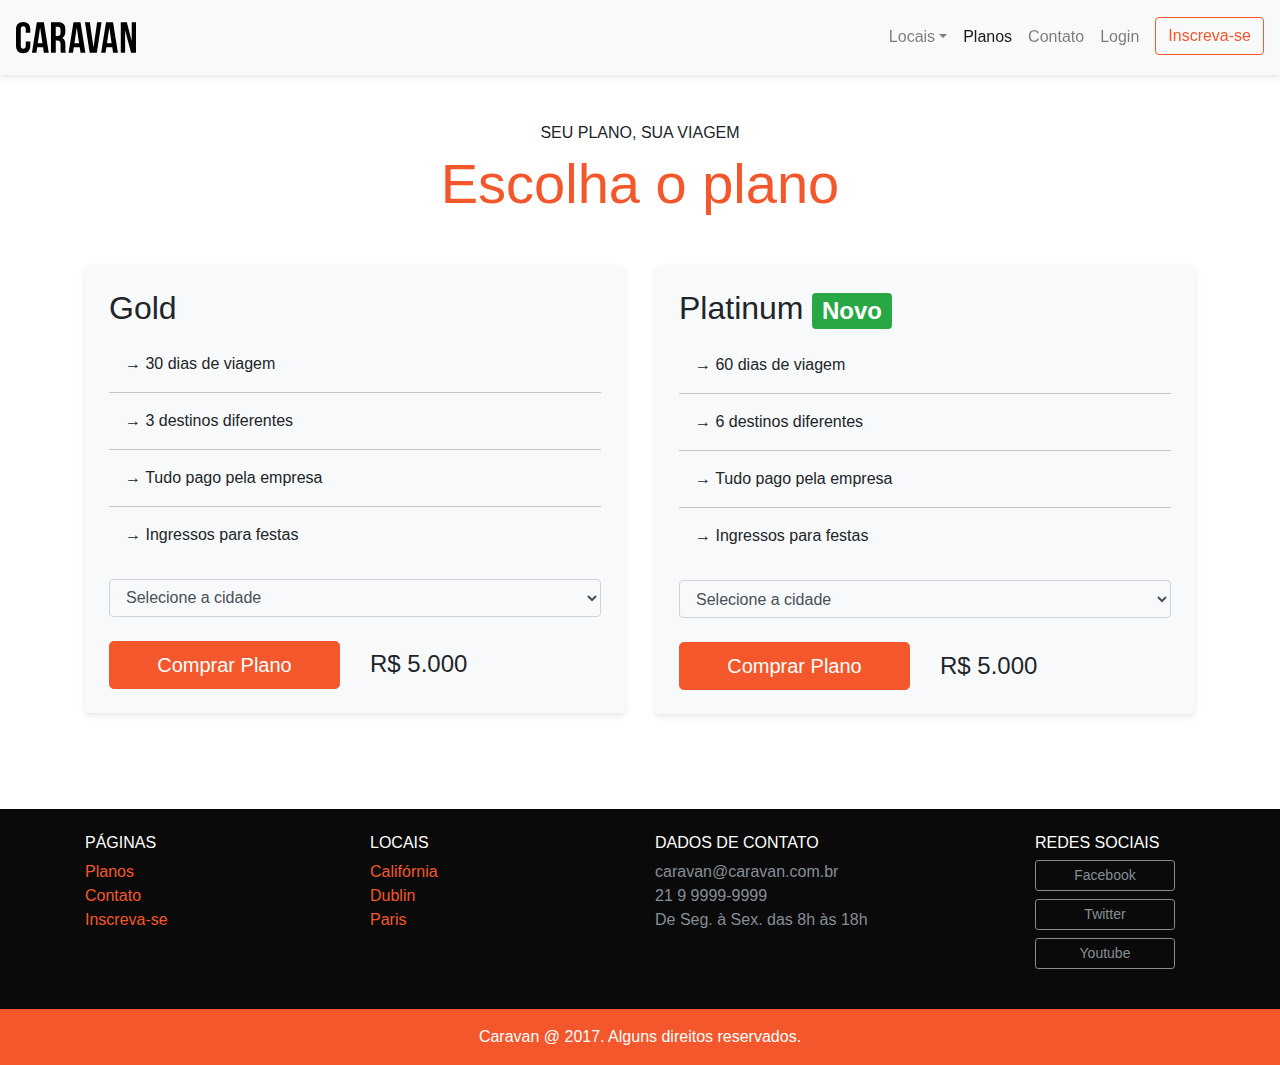
<file: planos.html>
<!DOCTYPE html>
<html lang="pt-br">
  <head>
    <meta charset="UTF-8" />
    <meta
      name="viewport"
      content="width=device-width, initial-scale=1.0, shrink-to-fit=no"
    />
    <link rel="stylesheet" href="css/bootstrap.css" />
    <link rel="stylesheet" href="css/style.css" />
    <title>Caravan - Planos</title>
  </head>
  <body>
    <!--  Modal  -->
    <div
      class="modal fade"
      id="modalLogin"
      tabindex="-1"
      role="dialog"
      aria-labelledby="LoginModalTitulo"
      aria-hidden="true"
    >
      <div class="modal-dialog" role="document">
        <div class="modal-content">
          <div class="modal-header">
            <h5 class="modal-title" id="LoginModalTitulo">
              Entre na sua conta
            </h5>
            <button
              type="button"
              class="btn-close"
              data-dismiss="modal"
              aria-label="Close"
            >
              &times;
            </button>
          </div>
          <div class="modal-body">
            <form>
              <div class="mb-3">
                <label for="loginEmail" class="form-label">E-mail</label>
                <input type="email" class="form-control" id="loginEmail" />
              </div>
              <div class="mb-3">
                <label for="loginSenha" class="form-label">Senha</label>
                <input type="password" class="form-control" id="loginSenha" />
              </div>
              <button type="submit" class="btn btn-primary">
                Entrar na Conta
              </button>
              <small class="form-text text-muted"
                >Esqueceu a senha? <a href="#">Clique aqui.</a></small
              >
            </form>
          </div>
        </div>
      </div>
    </div>

    <!-- Fim Modal -->

    <nav
      class="navbar fixed-top navbar-expand-md navbar-light bg-light py-3 box-shadow"
    >
      <a href="index.html" class="navbar-brand">
        <img src="css/img/caravan.svg" alt="Logo Caravan" />
      </a>

      <button
        class="navbar-toggler"
        type="button"
        data-toggle="collapse"
        data-target="#navbarSupportedContent"
        aria-controls="navbarSupportedContent"
        aria-expanded="false"
        aria-label="Abrir Navegação"
      >
        <span class="navbar-toggler-icon"></span>
      </button>

      <div class="collapse navbar-collapse" id="navbarSupportedContent">
        <ul class="navbar-nav ml-auto">
          <li class="nav-item dropdown">
            <a
              href="#"
              class="nav-link dropdown-toggle"
              id="navbarDropdown"
              role="button"
              data-toggle="dropdown"
              aria-haspopup="true"
              aria-expanded="false"
              >Locais</a
            >
            <div class="dropdown-menu" aria-labelledby="navbarDropdown">
              <a href="local.html" class="dropdown-item">Califórnia</a>
              <a href="local.html" class="dropdown-item">Paris</a>
              <a href="local.html" class="dropdown-item">Dublin</a>
            </div>
          </li>
          <li class="nav-item active">
            <a href="planos.html" class="nav-link">Planos</a>
          </li>
          <li class="nav-item">
            <a href="contato.html" class="nav-link">Contato</a>
          </li>
          <li class="nav-item">
            <a
              href="#"
              class="nav-link"
              data-toggle="modal"
              data-target="#modalLogin"
              >Login</a
            >
          </li>
          <li class="nav-item">
            <a href="inscricao.html" class="btn btn-outline-primary ml-md-2"
              >Inscreva-se</a
            >
          </li>
        </ul>
      </div>
    </nav>

    <section class="container">
      <div class="text-center my-5">
        <span class="h6 d-block">SEU PLANO, SUA VIAGEM</span>
        <h1 class="display-4 text-primary">Escolha o plano</h1>
      </div>
      <div class="row">
        <div class="col-md mb-5">
          <div class="bg-light rounded p-4 box-shadow">
            <h2>Gold</h2>
            <ul class="lista-plano list-unstyled">
              <li>
                <span
                  data-toggle="tooltip"
                  data-placement="top"
                  title="Isso mesmo, são 30 dias totais durante a viagem."
                  >→ 30 dias de viagem</span
                >
              </li>
              <li>→ 3 destinos diferentes</li>
              <li>→ Tudo pago pela empresa</li>
              <li>→ Ingressos para festas</li>
            </ul>
            <form action="">
              <div class="form-group">
                <select class="form-control bg-light" id="inputCidades">
                  <option value="">Selecione a cidade</option>
                  <option value="">Califórnia</option>
                  <option value="">Paris</option>
                  <option value="">Dublin</option>
                </select>
              </div>
            </form>
            <div class="row align-items-center mt-4">
              <div class="col">
                <a
                  href="inscricao.html"
                  class="btn btn-primary btn-lg btn-block"
                  >Comprar Plano</a
                >
              </div>
              <div class="col">
                <span class="h4">R$ 5.000</span>
              </div>
            </div>
          </div>
        </div>
        <div class="col">
          <div class="bg-light rounded p-4 box-shadow">
            <h2>Platinum <span class="badge badge-success">Novo</span></h2>
            <ul class="lista-plano list-unstyled">
              <li>→ 60 dias de viagem</li>
              <li>→ 6 destinos diferentes</li>
              <li>→ Tudo pago pela empresa</li>
              <li>→ Ingressos para festas</li>
            </ul>
            <form action="">
              <div class="form-group">
                <select class="form-control bg-light" id="inputCidades">
                  <option value="">Selecione a cidade</option>
                  <option value="">Califórnia</option>
                  <option value="">Paris</option>
                  <option value="">Dublin</option>
                </select>
              </div>
            </form>
            <div class="row align-items-center mt-4">
              <div class="col">
                <a
                  href="inscricao.html"
                  class="btn btn-primary btn-lg btn-block"
                  >Comprar Plano</a
                >
              </div>
              <div class="col">
                <span class="h4">R$ 5.000</span>
              </div>
            </div>
          </div>
        </div>
      </div>
    </section>

    <footer class="bg-dark text-white mt-5">
      <div class="container py-4">
        <div class="row">
          <div class="col-md-3 col-6">
            <h4 class="h6">PÁGINAS</h4>
            <ul class="list-unstyled">
              <li>
                <a href="planos.html">Planos</a>
              </li>
              <li>
                <a href="contato.html">Contato</a>
              </li>
              <li>
                <a href="inscricao.html">Inscreva-se</a>
              </li>
            </ul>
          </div>

          <div class="col-md-3 col-6">
            <h4 class="h6">LOCAIS</h4>
            <ul class="list-unstyled">
              <li>
                <a href="local.html">Califórnia</a>
              </li>
              <li>
                <a href="local.html">Dublin</a>
              </li>
              <li>
                <a href="local.html">Paris</a>
              </li>
            </ul>
          </div>

          <div class="col-md-4">
            <h4 class="h6">DADOS DE CONTATO</h4>
            <ul class="list-unstyled text-secondary">
              <li>caravan@caravan.com.br</li>
              <li>21 9 9999-9999</li>
              <li>De Seg. à Sex. das 8h às 18h</li>
            </ul>
          </div>

          <div class="col-md-2">
            <h4 class="h6">REDES SOCIAIS</h4>
            <ul class="list-unstyled">
              <li>
                <a
                  href="#"
                  class="btn btn-sm btn-outline-secondary mb-2 btn-block"
                  style="max-width: 140px"
                  >Facebook</a
                >
              </li>
              <li>
                <a
                  href="#"
                  class="btn btn-sm btn-outline-secondary mb-2 btn-block"
                  style="max-width: 140px"
                  >Twitter</a
                >
              </li>
              <li>
                <a
                  href="#"
                  class="btn btn-sm btn-outline-secondary mb-2 btn-block"
                  style="max-width: 140px"
                  >Youtube</a
                >
              </li>
            </ul>
          </div>
        </div>
      </div>
      <div class="bg-primary text-center py-3">
        <p class="mb-0">Caravan @ 2017. Alguns direitos reservados.</p>
      </div>
    </footer>

    <script type="text/javascript" src="js/jquery-3.2.1.slim.min.js"></script>
    <script type="text/javascript" src="js/popper.min.js"></script>
    <script type="text/javascript" src="js/bootstrap.js"></script>
    <script type="text/javascript" src="js/script.js"></script>
  </body>
</html>
</file>
<file: css/style.css>
body {
    padding-top: 75px;
}
.box-shadow {
    box-shadow: 0 2px 4px 0 rgba(0,0,0, .05),
                0 4px 8px 0 rgba(0,0,0, .05);
}

#home-quote {
    background: url(img/bg-quote.jpg) center center;
    background-size: cover;
}

.lista-plano li + li {
    border-top: 1px solid rgba(0,0,0,.2);
}

.lista-plano li {    
    padding: 1rem;
}

@media (max-width: 767px) {
    #home-quote .display-4 {
        font-size: 2.5rem;
    }
    body {
        padding: 0;
    }
    .fixed-top {
        position: relative;
    }
}
</file>
